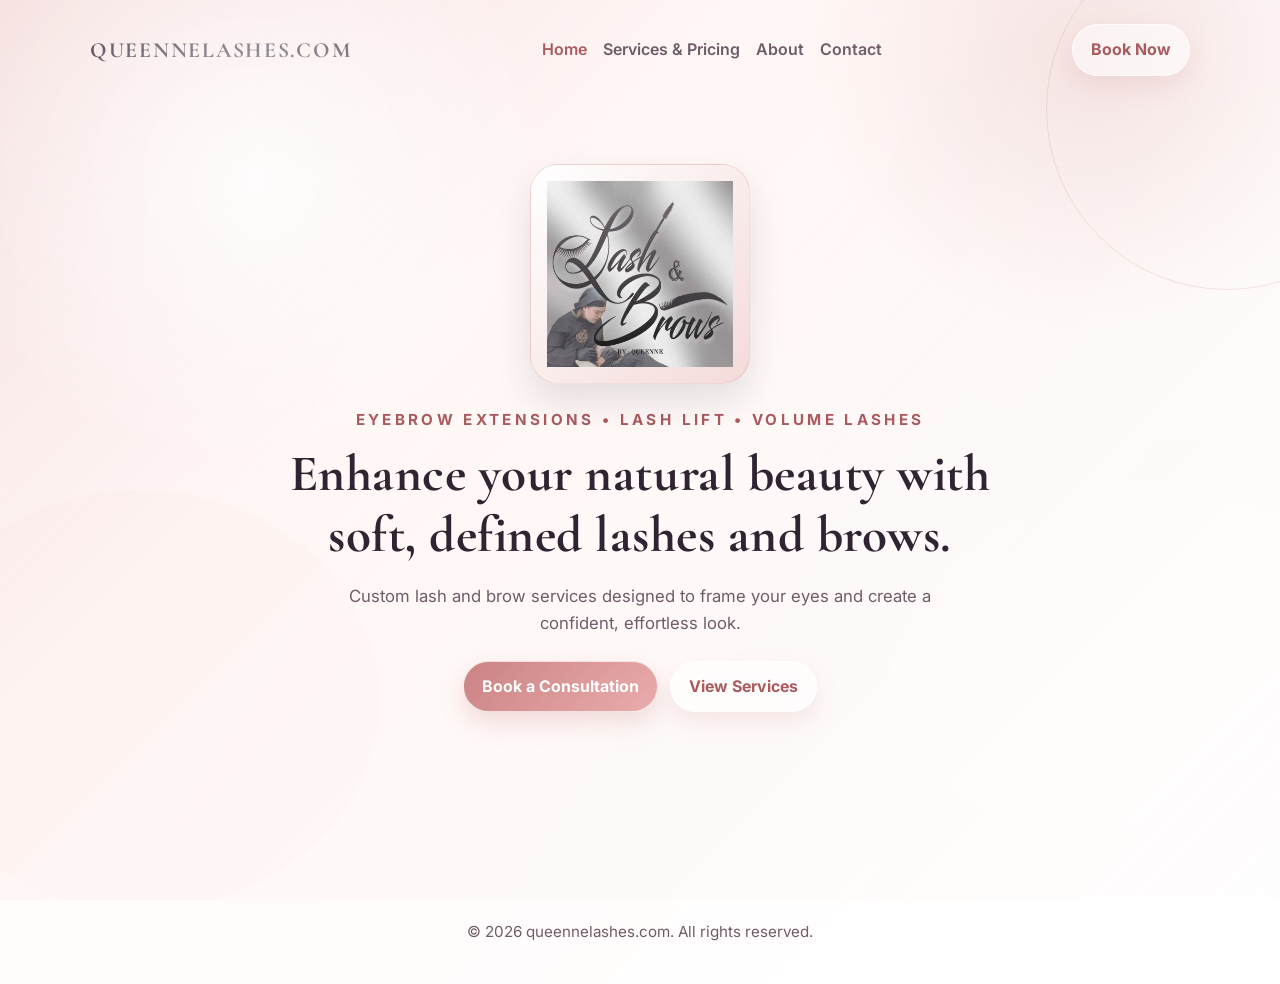
<file: index.html>
<!DOCTYPE html>
<html lang="en">
<head>
  <meta charset="UTF-8" />
  <meta name="viewport" content="width=device-width, initial-scale=1.0" />
  <title>queennelashes.com</title>
  <meta name="description" content="Beautiful eyebrow extensions and lash services for a polished, confident look." />
  <link rel="stylesheet" href="style.css" />
</head>
<body>
  <header class="hero">
    <nav class="nav">
      <a class="logo" href="index.html">queennelashes.com</a>
      <div class="nav-links">
        <a class="nav-link active" href="index.html">Home</a>
        <a class="nav-link" href="services.html">Services & Pricing</a>
        <a class="nav-link" href="about.html">About</a>
        <a class="nav-link" href="contact.html">Contact</a>
      </div>
      <a class="nav-btn" href="contact.html#booking-form">Book Now</a>
    </nav>

    <div class="hero-content">
      <div class="brand-mark" aria-label="Business logo">
        <img src="logo.jpg" alt="queennelashes.com logo" class="brand-image" />
      </div>
      <p class="eyebrow">Eyebrow Extensions • Lash Lift • Volume Lashes</p>
      <h1>Enhance your natural beauty with soft, defined lashes and brows.</h1>
      <p class="hero-copy">
        Custom lash and brow services designed to frame your eyes and create a confident, effortless look.
      </p>

      <div class="hero-actions">
        <a class="btn primary" href="contact.html#booking-form">Book a Consultation</a>
        <a class="btn secondary" href="services.html">View Services</a>
      </div>


    </div>
  </header>

  <main></main>

  <footer>
    <p>© <span id="year"></span> queennelashes.com. All rights reserved.</p>
  </footer>

  <script src="index.js"></script>
</body>
</html>
</file>
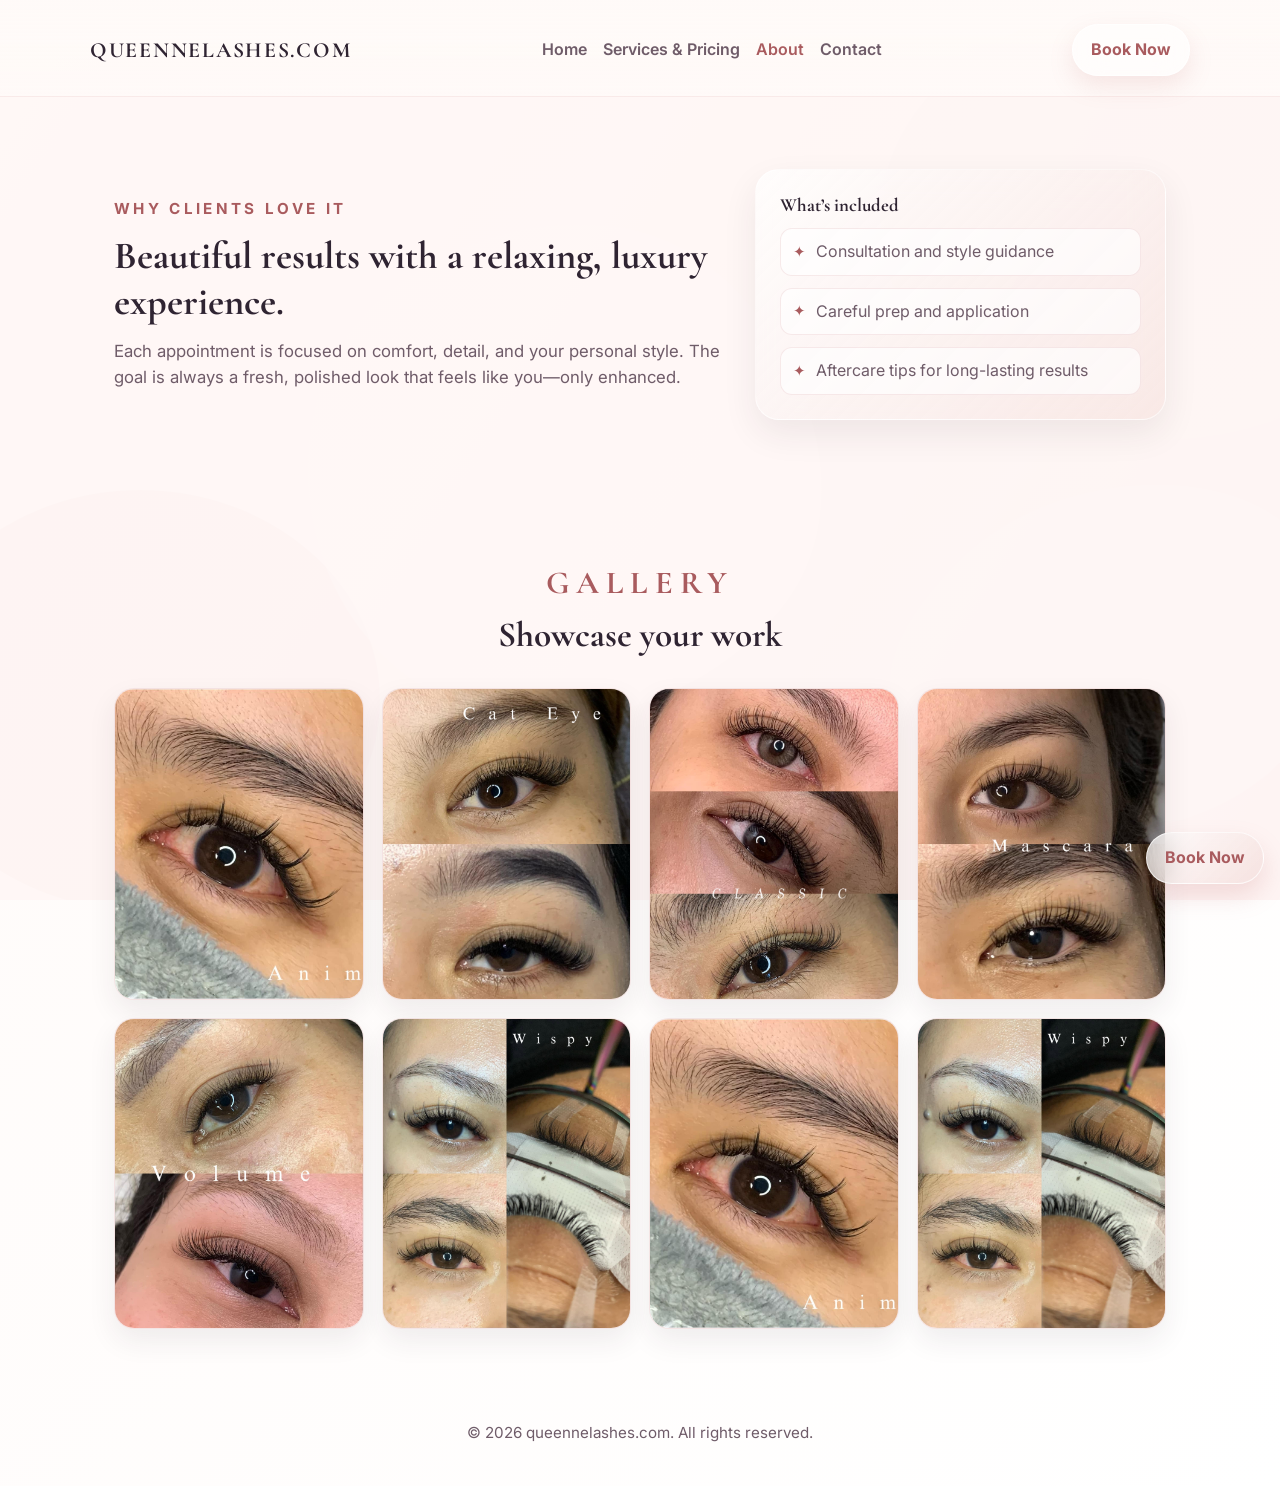
<file: about.html>
<!DOCTYPE html>
<html lang="en">
<head>
  <meta charset="UTF-8" />
  <meta name="viewport" content="width=device-width, initial-scale=1.0" />
  <title>About | queennelashes.com</title>
  <link rel="stylesheet" href="style.css" />
</head>
<body>
  <header class="page-header">
    <nav class="nav">
      <a class="logo" href="index.html">queennelashes.com</a>
      <div class="nav-links">
        <a class="nav-link" href="index.html">Home</a>
        <a class="nav-link" href="services.html">Services & Pricing</a>
        <a class="nav-link active" href="about.html">About</a>
        <a class="nav-link" href="contact.html">Contact</a>
      </div>
      <a class="nav-btn" href="contact.html#booking-form">Book Now</a>
    </nav>
  </header>

  <main class="page-main">
    <section class="section about-page">
      <div class="about-text">
        <p class="eyebrow">Why clients love it</p>
        <h2>Beautiful results with a relaxing, luxury experience.</h2>
        <p>
          Each appointment is focused on comfort, detail, and your personal style. The goal is always a fresh, polished look that feels like you—only enhanced.
        </p>
      </div>
      <div class="about-card">
        <h3>What’s included</h3>
        <ul class="feature-list">
          <li><span class="feature-icon">✦</span> Consultation and style guidance</li>
          <li><span class="feature-icon">✦</span> Careful prep and application</li>
          <li><span class="feature-icon">✦</span> Aftercare tips for long-lasting results</li>
        </ul>
      </div>
    </section>

    <section class="section">
      <div class="section-title">
        <h1 class="eyebrow">Gallery</h1>
        <h2>Showcase your work</h2>
      </div>

      <div class="gallery-grid">
        <div class="gallery-item">
          <img class="gallery-image" src="anime.jpg" alt="Lash and brow styling example" loading="lazy" />
        </div>
        <div class="gallery-item">
          <img class="gallery-image" src="Cat%20eye.jpg" alt="Cat-eye lash style" loading="lazy" />
        </div>
        <div class="gallery-item">
          <img class="gallery-image" src="classic.jpg" alt="Classic lash set" loading="lazy" />
        </div>
        <div class="gallery-item">
          <img class="gallery-image" src="mascara.jpg" alt="Mascara-style lash finish" loading="lazy" />
        </div>
        <div class="gallery-item">
          <img class="gallery-image" src="volume.jpg" alt="Volume lash set" loading="lazy" />
        </div>
        <div class="gallery-item">
          <img class="gallery-image" src="wispy.jpg" alt="Wispy lash style" loading="lazy" />
        </div>
        <div class="gallery-item">
          <img class="gallery-image" src="anime.jpg" alt="Lash and brow styling example" loading="lazy" />
        </div>
        <div class="gallery-item">
          <img class="gallery-image" src="wispy.jpg" alt="Wispy lash style" loading="lazy" />
        </div>
      </div>
    </section>
  </main>

  <footer>
    <p>© <span id="year"></span> queennelashes.com. All rights reserved.</p>
  </footer>

  <a class="sticky-book-btn" href="contact.html#booking-form">Book Now</a>

  <script src="index.js"></script>
</body>
</html>
</file>
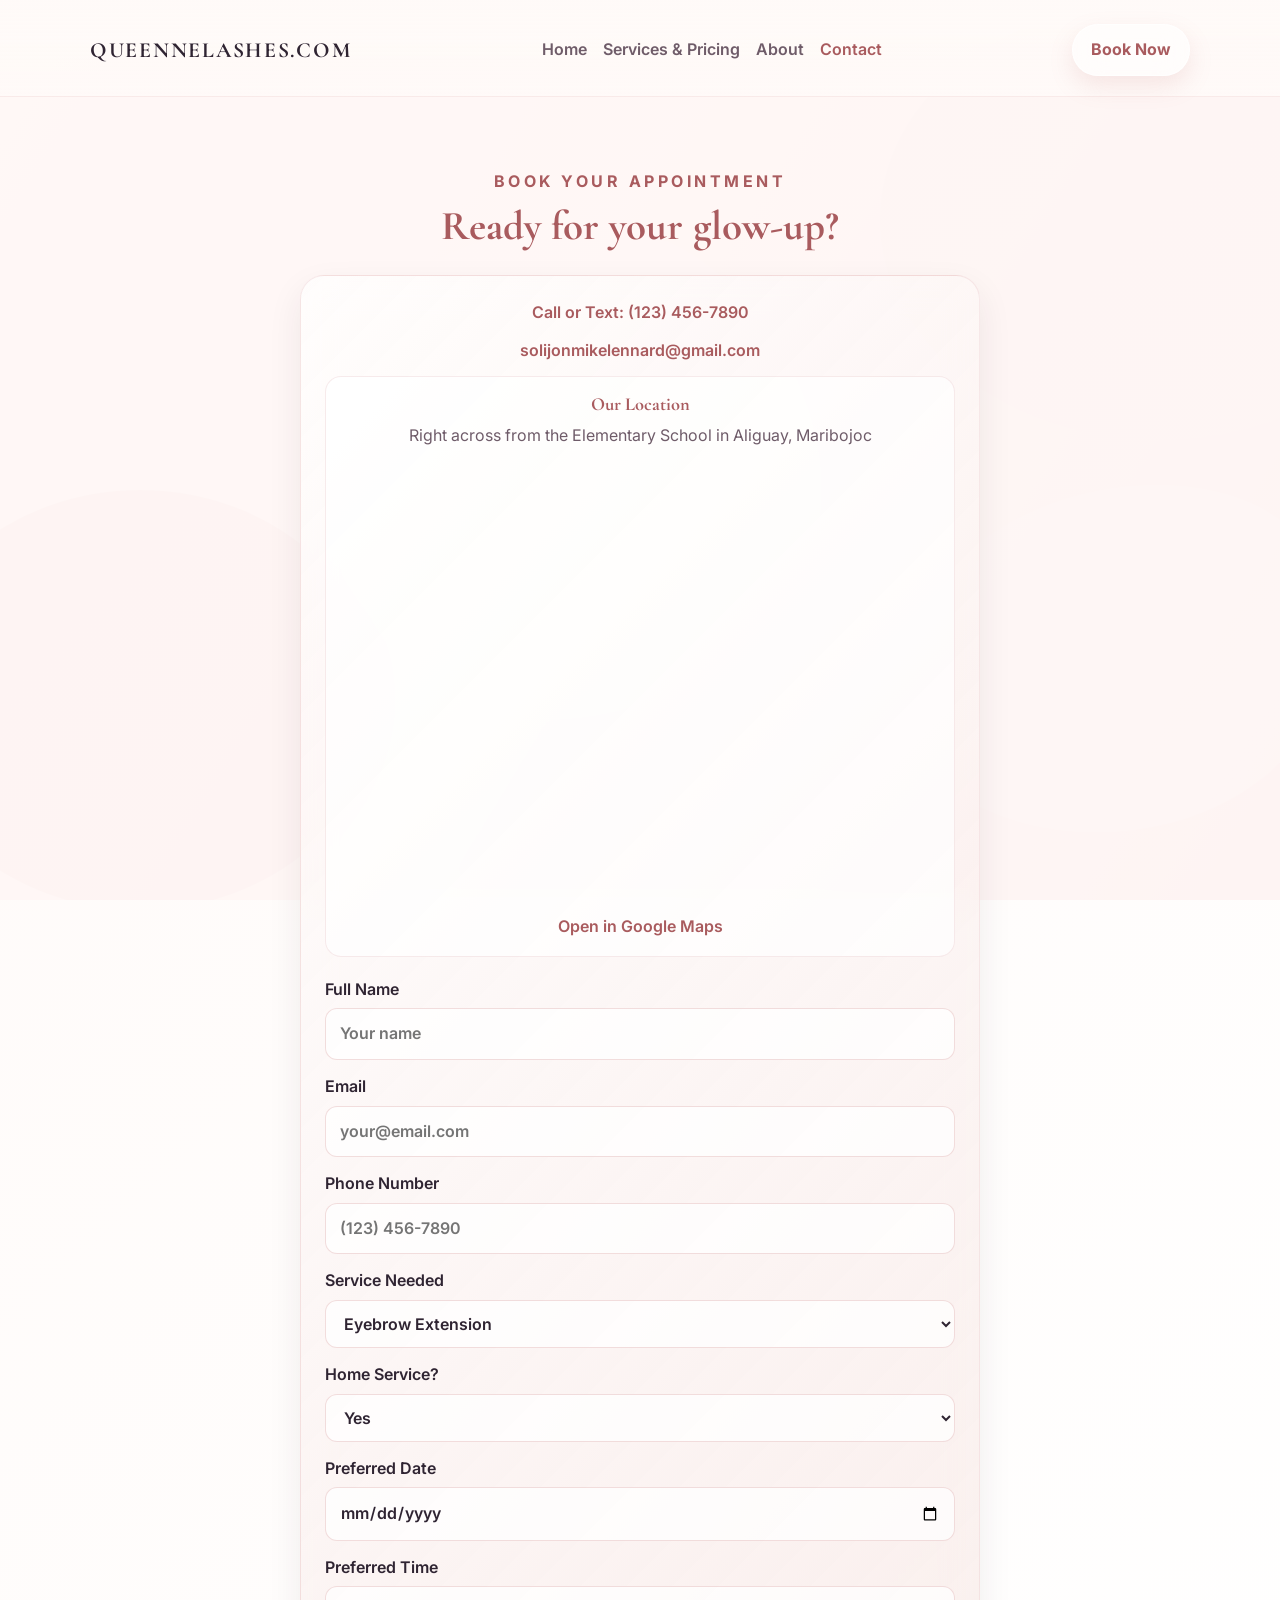
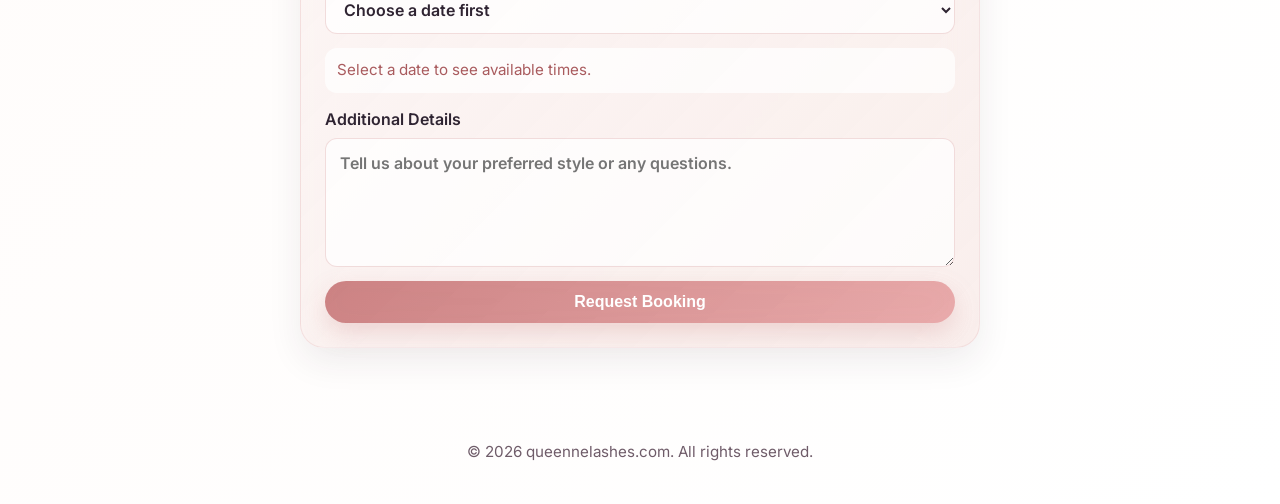
<file: contact.html>
<!DOCTYPE html>
<html lang="en">
<head>
  <meta charset="UTF-8" />
  <meta name="viewport" content="width=device-width, initial-scale=1.0" />
  <title>Contact | queennelashes.com</title>
  <link rel="stylesheet" href="style.css" />
</head>
<body>
  <header class="page-header">
    <nav class="nav">
      <a class="logo" href="index.html">queennelashes.com</a>
      <div class="nav-links">
        <a class="nav-link" href="index.html">Home</a>
        <a class="nav-link" href="services.html">Services & Pricing</a>
        <a class="nav-link" href="about.html">About</a>
        <a class="nav-link active" href="contact.html">Contact</a>
      </div>
      <a class="nav-btn" href="#booking-form">Book Now</a>
    </nav>
  </header>

  <main class="page-main">
    <section class="section contact-page">
      <div class="section-title">
        <p class="eyebrow">Book your appointment</p>
        <h2>Ready for your glow-up?</h2>
      </div>

      <div class="contact-box">
        <a href="tel:+1234567890">Call or Text: (123) 456-7890</a>
        <a href="mailto:solijonmikelennard@gmail.com">solijonmikelennard@gmail.com</a>

        <div class="location-card">
          <h3>Our Location</h3>
          <p>Right across from the Elementary School in Aliguay, Maribojoc</p>
          <iframe class="map-embed" src="https://www.google.com/maps/embed?pb=!4v1785459283282!6m8!1m7!1sdAc0cr4uyW93W-vm2dtZZA!2m2!1d9.740920288751152!2d123.8672535217732!3f135.52835523759614!4f-4.611743624522944!5f0.7820865974627469" width="600" height="450" style="border:0;" allowfullscreen="" loading="lazy" referrerpolicy="strict-origin-when-cross-origin"></iframe>
          <a class="map-link" href="https://maps.google.com/?q=Aliguay+Maribojoc" target="_blank" rel="noopener noreferrer">
            Open in Google Maps
          </a>
        </div>

        <form id="booking-form" class="booking-form" action="https://formsubmit.co/3913215b5c4a1a7bc0453c391ed394f3" method="POST">
          <input type="hidden" name="_captcha" value="false" />
          <input type="hidden" name="_template" value="table" />
          <input type="hidden" id="confirmationAccept" name="confirmation_accept" />
          <input type="hidden" id="confirmationDecline" name="confirmation_decline" />
          <label>
            Full Name
            <input type="text" name="name" placeholder="Your name" required />
          </label>

          <label>
            Email
            <input type="email" name="email" placeholder="your@email.com" required />
          </label>

          <label>
            Phone Number
            <input type="tel" name="phone" placeholder="(123) 456-7890" required />
          </label>

          <label>
            Service Needed
            <select name="service">
              <option>Eyebrow Extension</option>
              <option>Lash Lift</option>
              <option>Volume Lashes</option>
              <option>Classic Lashes</option>
            </select>
          </label>

          <label>
            Home Service?
            <select name="home_service">
              <option>Yes</option>
              <option>No</option>
            </select>
          </label>

          <label>
            Preferred Date
            <input type="date" name="date" />
          </label>

          <label>
            Preferred Time
            <select id="timeSelect" name="time">
              <option value="">Choose a date first</option>
            </select>
          </label>

          <div id="availabilityMessage" class="availability-message">
            Select a date to see available times.
          </div>

          <div id="confirmationMessage" class="confirmation-message" hidden>
            Thank you! Your booking request has been received. We will contact you soon.
          </div>

          <label>
            Additional Details
            <textarea name="details" rows="4" placeholder="Tell us about your preferred style or any questions."></textarea>
          </label>

          <button class="btn primary" type="submit">Request Booking</button>

          <div id="confirmationActions" class="confirmation-actions" hidden>
            <button class="btn secondary" type="button" id="sendConfirmBtn">Send confirmation email</button>
            <button class="btn secondary" type="button" id="sendDeclineBtn">Send decline email</button>
          </div>
        </form>
      </div>
    </section>
  </main>

  <footer>
    <p>© <span id="year"></span> queennelashes.com. All rights reserved.</p>
  </footer>

  <script src="index.js"></script>
</body>
</html>
</file>
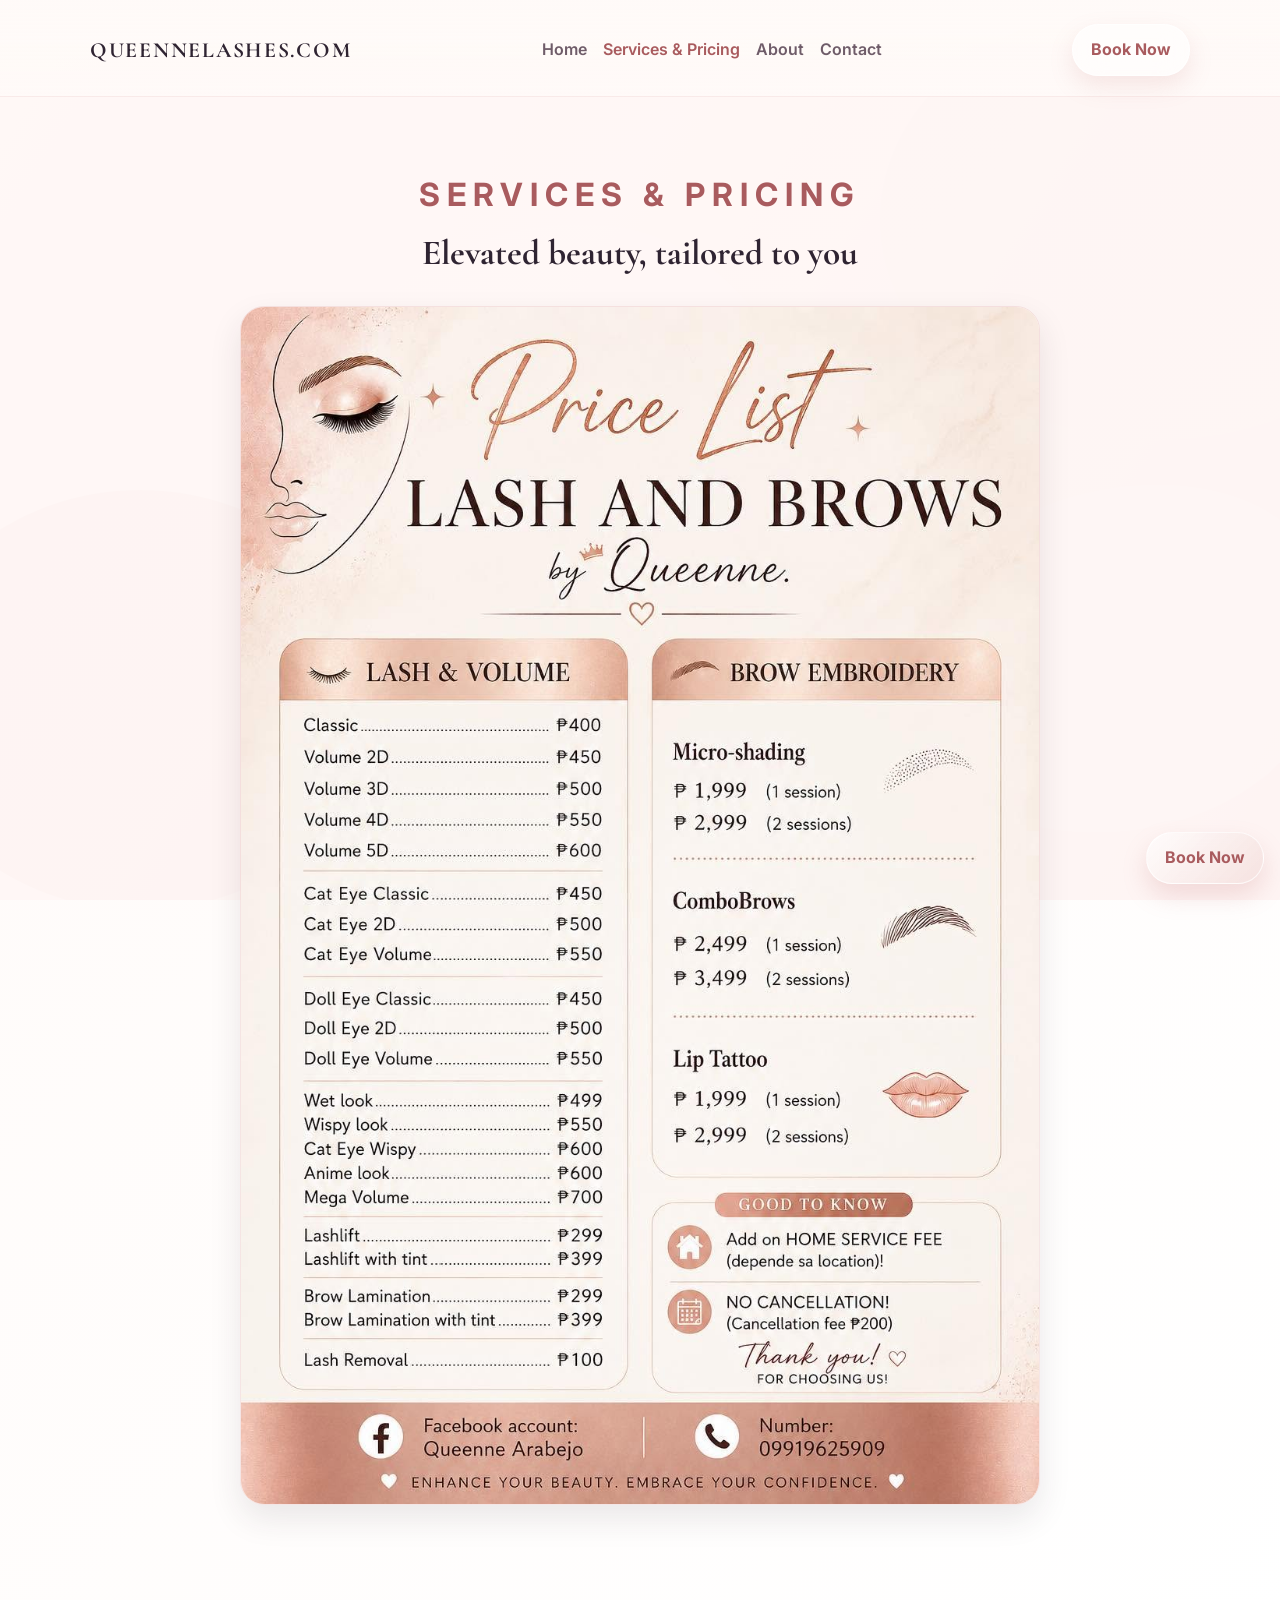
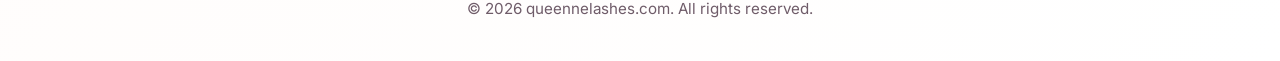
<file: services.html>
<!DOCTYPE html>
<html lang="en">
<head>
  <meta charset="UTF-8" />
  <meta name="viewport" content="width=device-width, initial-scale=1.0" />
  <title>Services & Pricing | queennelashes.com</title>
  <link rel="stylesheet" href="style.css" />
</head>
<body>
  <header class="page-header">
    <nav class="nav">
      <a class="logo" href="index.html">queennelashes.com</a>
      <div class="nav-links">
        <a class="nav-link" href="index.html">Home</a>
        <a class="nav-link active" href="services.html">Services & Pricing</a>
        <a class="nav-link" href="about.html">About</a>
        <a class="nav-link" href="contact.html">Contact</a>
      </div>
      <a class="nav-btn" href="contact.html#booking-form">Book Now</a>
    </nav>
  </header>

  <main class="page-main">
    <section class="section">
      <div class="section-title">
        <p class="eyebrow">Services & Pricing</p>
        <h2>Elevated beauty, tailored to you</h2>
      </div>

      <div class="price-image-wrap">
        <img class="price-image" src="pricelist.jpg" alt="Price list" loading="lazy" />
      </div>

    </section>
  </main>

  <footer>
    <p>© <span id="year"></span> queennelashes.com. All rights reserved.</p>
  </footer>

  <a class="sticky-book-btn" href="contact.html#booking-form">Book Now</a>

  <script src="index.js"></script>
</body>
</html>
</file>
<file: style.css>
@import url("https://fonts.googleapis.com/css2?family=Cormorant+Garamond:wght@500;600;700&family=Inter:wght@400;500;600;700&display=swap");

:root {
  --bg: #fffaf8;
  --text: #2f2432;
  --muted: #6f5c69;
  --primary: #c97c7d;
  --primary-dark: #a95b5e;
  --accent: #f4deda;
  --accent-strong: #f0bfba;
  --white: #ffffff;
  --border: rgba(201, 124, 125, 0.22);
}

* {
  box-sizing: border-box;
  margin: 0;
  padding: 0;
}

html {
  scroll-behavior: smooth;
  scroll-padding-top: 90px;
}

body {
  font-family: "Inter", "Segoe UI", Tahoma, Geneva, Verdana, sans-serif;
  color: var(--text);
  background: linear-gradient(135deg, #fffaf8 0%, #fff 100%);
  line-height: 1.6;
  position: relative;
  min-height: 100vh;
}

body::before {
  content: "";
  position: fixed;
  inset: 0;
  background-image: url("background.svg");
  background-size: cover;
  background-position: center;
  background-repeat: no-repeat;
  opacity: 0.35;
  z-index: -2;
}

body::after {
  content: "";
  position: fixed;
  inset: 0;
  background: rgba(255, 248, 247, 0.78);
  z-index: -1;
}

a {
  color: inherit;
  text-decoration: none;
}

.hero {
  min-height: 100vh;
  padding: 24px 24px 60px;
  background: linear-gradient(135deg, rgba(201, 124, 125, 0.17), transparent 35%, rgba(255,255,255,0.88));
  position: relative;
  overflow: hidden;
}

.hero::before {
  content: "";
  position: absolute;
  inset: 0;
  background: radial-gradient(circle at 20% 20%, rgba(255,255,255,0.82), transparent 24%), radial-gradient(circle at 85% 6%, rgba(201, 124, 125, 0.16), transparent 20%);
  pointer-events: none;
}

.hero::after {
  content: "";
  position: absolute;
  width: min(360px, 42vw);
  height: min(360px, 42vw);
  right: -10%;
  top: -8%;
  border: 1px solid rgba(201, 124, 125, 0.18);
  border-radius: 50%;
  pointer-events: none;
}

.page-header {
  padding: 24px 24px 20px;
  background: linear-gradient(180deg, rgba(255, 250, 248, 0.95), rgba(255, 250, 248, 0.85));
  border-bottom: 1px solid rgba(201, 124, 125, 0.12);
}

.page-main {
  min-height: 70vh;
}

.nav {
  max-width: 1100px;
  margin: 0 auto;
  display: flex;
  justify-content: space-between;
  align-items: center;
  gap: 16px;
}

.nav-links {
  display: flex;
  gap: 16px;
  align-items: center;
  flex-wrap: wrap;
}

.nav-link {
  color: var(--muted);
  font-weight: 600;
  transition: color 0.2s ease;
}

.nav-link:hover,
.nav-link.active {
  color: var(--primary-dark);
}

.logo {
  font-family: "Cormorant Garamond", Georgia, serif;
  font-size: 1.35rem;
  font-weight: 700;
  letter-spacing: 0.08em;
  text-transform: uppercase;
}

.nav-btn,
.btn,
.sticky-book-btn {
  display: inline-flex;
  align-items: center;
  justify-content: center;
  padding: 12px 18px;
  border-radius: 999px;
  font-weight: 700;
  transition: transform 0.2s ease, box-shadow 0.2s ease, background 0.2s ease;
  border: 1px solid rgba(255, 255, 255, 0.7);
  backdrop-filter: blur(14px);
  -webkit-backdrop-filter: blur(14px);
  box-shadow: 0 10px 24px rgba(201, 124, 125, 0.16);
}

.nav-btn {
  color: var(--primary-dark);
  background: rgba(255, 255, 255, 0.55);
}

.sticky-book-btn {
  position: fixed;
  right: 16px;
  bottom: 16px;
  z-index: 1000;
  background: linear-gradient(135deg, rgba(255,255,255,0.72), rgba(243, 220, 218, 0.78));
  color: var(--primary-dark);
  box-shadow: 0 12px 24px rgba(201, 124, 125, 0.22);
  max-width: calc(100vw - 32px);
}

.nav-btn:hover,
.btn:hover,
.sticky-book-btn:hover {
  transform: translateY(-2px);
}

.hero-content {
  max-width: 760px;
  margin: 88px auto 0;
  text-align: center;
  position: relative;
  z-index: 1;
}

.brand-mark {
  width: 220px;
  height: 220px;
  margin: 0 auto 24px;
  border-radius: 28px;
  background: linear-gradient(135deg, rgba(255,255,255,0.98), rgba(243,215,213,0.9));
  border: 1px solid var(--border);
  box-shadow: 0 18px 36px rgba(46, 35, 50, 0.12);
  display: flex;
  align-items: center;
  justify-content: center;
  overflow: hidden;
  position: relative;
}

.brand-mark::before,
.brand-mark::after {
  content: "";
  position: absolute;
  border-radius: 50%;
  border: 1px solid rgba(201, 124, 125, 0.18);
}

.brand-mark::before {
  width: 180px;
  height: 180px;
  inset: 20px;
}

.brand-mark::after {
  width: 120px;
  height: 120px;
  inset: 50px;
}

.brand-image {
  width: 100%;
  height: 100%;
  object-fit: contain;
  padding: 16px;
  position: relative;
  z-index: 1;
}

.eyebrow {
  color: var(--primary-dark);
  font-size: 0.95rem;
  font-weight: 700;
  letter-spacing: 0.22em;
  text-transform: uppercase;
  margin-bottom: 12px;
}

.section-title .eyebrow {
  font-size: 2rem;
}

h1,
h2,
h3 {
  line-height: 1.2;
  font-family: "Cormorant Garamond", Georgia, serif;
}

h1 {
  font-size: clamp(2.3rem, 4vw, 3.6rem);
  margin-bottom: 16px;
  letter-spacing: 0.01em;
}

.hero-copy {
  font-size: 1.05rem;
  color: var(--muted);
  max-width: 650px;
  margin: 0 auto 24px;
}

.hero-actions {
  display: flex;
  justify-content: center;
  gap: 12px;
  flex-wrap: wrap;
  margin-bottom: 24px;
}

.btn.primary {
  background: linear-gradient(135deg, rgba(201, 124, 125, 0.95), rgba(231, 163, 164, 0.9));
  color: var(--white);
  box-shadow: 0 10px 24px rgba(201, 124, 125, 0.25);
}

.btn.secondary {
  background: rgba(255, 255, 255, 0.55);
  color: var(--primary-dark);
}

.highlights {
  display: flex;
  justify-content: center;
  gap: 16px;
  flex-wrap: wrap;
  list-style: none;
  color: var(--muted);
  font-size: 0.95rem;
}

.highlights li {
  background: var(--white);
  padding: 8px 12px;
  border-radius: 999px;
  box-shadow: 0 4px 10px rgba(46, 35, 50, 0.06);
}

.section {
  max-width: 1100px;
  margin: 0 auto;
  padding: 72px 24px;
}

.section-title {
  text-align: center;
  margin-bottom: 32px;
}

.section-title h2 {
  font-size: clamp(1.6rem, 3vw, 2.2rem);
  margin-top: 6px;
}

.cards {
  display: grid;
  grid-template-columns: repeat(3, minmax(0, 1fr));
  gap: 20px;
}

.card,
.about-card,
.contact-box {
  background: rgba(255, 255, 255, 0.52);
  backdrop-filter: blur(16px);
  -webkit-backdrop-filter: blur(16px);
  border: 1px solid rgba(255, 255, 255, 0.6);
  border-radius: 24px;
  box-shadow: 0 14px 34px rgba(46, 35, 50, 0.08);
}

.card {
  padding: 24px;
  position: relative;
  overflow: hidden;
  transition: transform 0.2s ease, box-shadow 0.2s ease;
}

.card:hover {
  transform: translateY(-4px);
  box-shadow: 0 18px 36px rgba(46, 35, 50, 0.12);
}

.card::before {
  content: "";
  position: absolute;
  top: 0;
  left: 0;
  width: 100%;
  height: 4px;
  background: linear-gradient(90deg, var(--primary), rgba(255,255,255,0.8));
}

.card h3 {
  margin-bottom: 10px;
  color: var(--primary-dark);
  font-size: 1.3rem;
}

.about,
.about-page {
  display: grid;
  grid-template-columns: 1.2fr 0.8fr;
  gap: 24px;
  align-items: center;
}

.about-text p:last-child {
  color: var(--muted);
  margin-top: 12px;
  font-size: 1.05rem;
}

.about-text h2 {
  font-size: clamp(2rem, 3vw, 2.7rem);
  margin-bottom: 12px;
}

.about-text .eyebrow {
  font-size: 0.95rem;
}

.about-card {
  padding: 24px;
  background: linear-gradient(135deg, rgba(255,255,255,0.7), rgba(244,222,218,0.55));
}

.about-card ul {
  margin-top: 12px;
  padding-left: 0;
  color: var(--muted);
  list-style: none;
}

.feature-list {
  display: grid;
  gap: 12px;
}

.feature-list li {
  display: flex;
  align-items: center;
  gap: 10px;
  padding: 10px 12px;
  border-radius: 12px;
  background: rgba(255, 255, 255, 0.65);
  border: 1px solid rgba(201, 124, 125, 0.15);
}

.feature-icon {
  color: var(--primary-dark);
  font-size: 0.95rem;
}

.contact-box {
  max-width: 680px;
  margin: 0 auto;
  padding: 24px;
  text-align: center;
  display: flex;
  flex-direction: column;
  gap: 12px;
  background: linear-gradient(135deg, rgba(255,255,255,0.7), rgba(244,222,218,0.5));
  border: 1px solid rgba(201, 124, 125, 0.15);
}

.contact-page .section-title {
  margin-bottom: 24px;
}

.contact-page .section-title .eyebrow {
  font-size: 1rem;
  margin-bottom: 8px;
}

.contact-page .section-title h2 {
  font-size: clamp(2rem, 3.2vw, 2.7rem);
  color: var(--primary-dark);
}

.contact-box a {
  font-weight: 600;
  color: var(--primary-dark);
}

.location-card {
  padding: 16px;
  border-radius: 16px;
  background: rgba(255, 255, 255, 0.7);
  border: 1px solid rgba(201, 124, 125, 0.15);
  display: grid;
  gap: 8px;
}

.location-card h3 {
  color: var(--primary-dark);
  font-size: 1.15rem;
}

.location-card p {
  color: var(--muted);
}

.map-embed {
  width: 100%;
  min-height: 260px;
  border-radius: 14px;
  border: 0;
}

.map-link {
  color: var(--primary-dark);
  font-weight: 700;
}

.booking-form {
  display: grid;
  gap: 14px;
  text-align: left;
  margin-top: 8px;
}

.booking-form label {
  display: grid;
  gap: 6px;
  font-weight: 600;
  color: var(--text);
}

.booking-form input,
.booking-form select,
.booking-form textarea {
  width: 100%;
  padding: 12px 14px;
  border: 1px solid rgba(201, 124, 125, 0.25);
  border-radius: 12px;
  background: rgba(255, 255, 255, 0.75);
  font: inherit;
  color: var(--text);
}

.booking-form textarea {
  resize: vertical;
}

.booking-form button {
  border: none;
  cursor: pointer;
  width: 100%;
  font-size: 1rem;
}

.availability-message {
  padding: 10px 12px;
  border-radius: 12px;
  background: rgba(255, 255, 255, 0.7);
  color: var(--primary-dark);
  font-size: 0.95rem;
}

.availability-message.success {
  background: rgba(233, 247, 235, 0.9);
  color: #2f6f42;
}

.availability-message.error {
  background: rgba(255, 236, 236, 0.95);
  color: #a23b3b;
}

.confirmation-message {
  padding: 12px 14px;
  border-radius: 12px;
  background: rgba(233, 247, 235, 0.95);
  color: #2f6f42;
  font-weight: 600;
  border: 1px solid rgba(47, 111, 66, 0.2);
}

.gallery-grid {
  display: grid;
  grid-template-columns: repeat(4, minmax(0, 1fr));
  gap: 18px;
}

.gallery-item {
  background: rgba(255, 255, 255, 0.58);
  border: 1px solid rgba(201, 124, 125, 0.2);
  border-radius: 20px;
  overflow: hidden;
  box-shadow: 0 12px 28px rgba(46, 35, 50, 0.08);
}

.gallery-item {
  min-height: 220px;
}

.gallery-image {
  width: 100%;
  height: 100%;
  min-height: 220px;
  object-fit: cover;
  display: block;
}

.pricing-section {
  margin-top: 36px;
  display: grid;
  grid-template-columns: 1.1fr 0.9fr;
  gap: 20px;
  align-items: stretch;
}

.pricing-card {
  background: rgba(255, 255, 255, 0.58);
  border: 1px solid rgba(201, 124, 125, 0.2);
  border-radius: 24px;
  box-shadow: 0 12px 28px rgba(46, 35, 50, 0.08);
  overflow: hidden;
}

.pricing-image-card {
  display: flex;
  align-items: center;
  justify-content: center;
  padding: 12px;
  background: rgba(255, 255, 255, 0.7);
}

.pricing-image {
  width: 100%;
  max-width: 100%;
  height: auto;
  display: block;
  object-fit: contain;
  border-radius: 16px;
}

.pricing-card-text {
  padding: 24px;
}

.price-image-wrap {
  margin-top: 28px;
  display: flex;
  justify-content: center;
}

.price-image {
  width: min(100%, 800px);
  height: auto;
  display: block;
  border-radius: 24px;
  box-shadow: 0 14px 32px rgba(46, 35, 50, 0.1);
  border: 1px solid rgba(201, 124, 125, 0.18);
}

footer {
  text-align: center;
  padding: 20px 24px 40px;
  color: var(--muted);
  font-size: 0.95rem;
}

@media (max-width: 900px) {
  .cards {
    grid-template-columns: repeat(2, minmax(0, 1fr));
  }

  .about,
  .about-page {
    grid-template-columns: 1fr;
  }
}

@media (max-width: 640px) {
  .hero {
    padding: 16px 14px 40px;
  }

  .nav {
    flex-direction: column;
    gap: 10px;
  }

  .nav-links {
    justify-content: center;
  }

  .nav-btn {
    width: 100%;
    justify-content: center;
  }

  .logo {
    font-size: 0.95rem;
    text-align: center;
  }

  .hero-content {
    margin-top: 28px;
  }

  .hero-actions {
    flex-direction: column;
    align-items: stretch;
  }

  .btn {
    width: 100%;
    text-align: center;
    padding: 12px 16px;
  }

  .sticky-book-btn {
    left: 50%;
    right: auto;
    transform: translateX(-50%);
    bottom: 12px;
    width: min(88vw, 220px);
    padding: 11px 14px;
  }

  .highlights {
    flex-direction: column;
    align-items: stretch;
  }

  .highlights li {
    width: 100%;
    text-align: center;
  }

  .section {
    padding: 44px 14px;
  }

  .cards {
    grid-template-columns: 1fr;
  }

  .gallery-grid {
    grid-template-columns: repeat(2, minmax(0, 1fr));
  }

  .card,
  .about-card,
  .contact-box {
    border-radius: 20px;
  }

  .contact-box {
    padding: 20px 16px;
  }

  h1 {
    font-size: clamp(1.8rem, 7vw, 2.6rem);
  }

  .hero-copy {
    font-size: 1rem;
  }

  .gallery-grid {
    grid-template-columns: 1fr;
    gap: 12px;
  }

  .gallery-item {
    min-height: 180px;
  }

  .gallery-image {
    min-height: 180px;
  }

  .pricing-section {
    grid-template-columns: 1fr;
  }

  .price-image {
    border-radius: 16px;
  }
}
</file>
